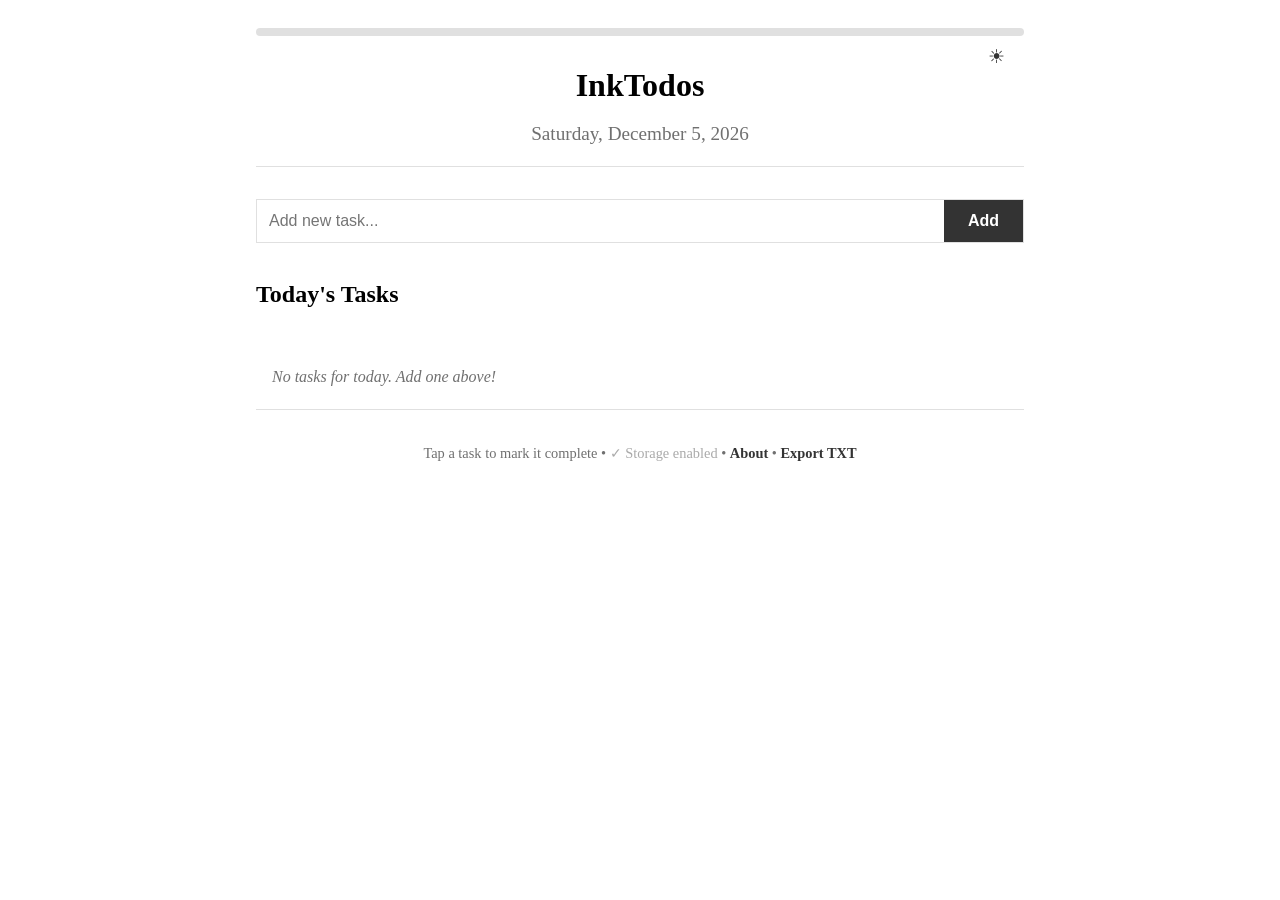
<file: index.html>
<!DOCTYPE html>
<html lang="en">
<head>
    <meta charset="UTF-8">
    <meta name="viewport" content="width=device-width, initial-scale=1.0">
    <title>InkTodos</title>
    <link rel="stylesheet" href="css/style.css">
</head>
<body>
    <div class="container">
        <header>
            <div class="progress-container">
                <div class="progress-bar" id="progress-bar"></div>
            </div>
            <h1>InkTodos</h1>
            <p class="date-display" id="current-date"></p>
            <button id="theme-toggle" class="theme-toggle" aria-label="Toggle dark mode" type="button">☀</button>
        </header>
        
        <main>
            <form id="task-form">
                <input type="text" id="task-input" placeholder="Add new task..." aria-label="Add new task">
                <button type="submit" id="add-task-btn">Add</button>
            </form>
            
            <div class="task-list-container">
                <div class="task-header">
                    <h2>Today's Tasks</h2>
                    <div class="task-actions">
                        <button id="clear-pending-btn" class="action-btn">Clear Rollover</button>
                    </div>
                </div>
                <ul id="task-list"></ul>
            </div>
        </main>
        
        <footer>
            <p>Tap a task to mark it complete • <span id="storage-status">✓ Storage enabled</span> • <a href="about.html" class="nav-link">About</a> • <a href="#" id="export-btn" class="nav-link">Export TXT</a></p>
        </footer>
    </div>
    
    <script src="js/app.js"></script>
</body>
</html>
</file>
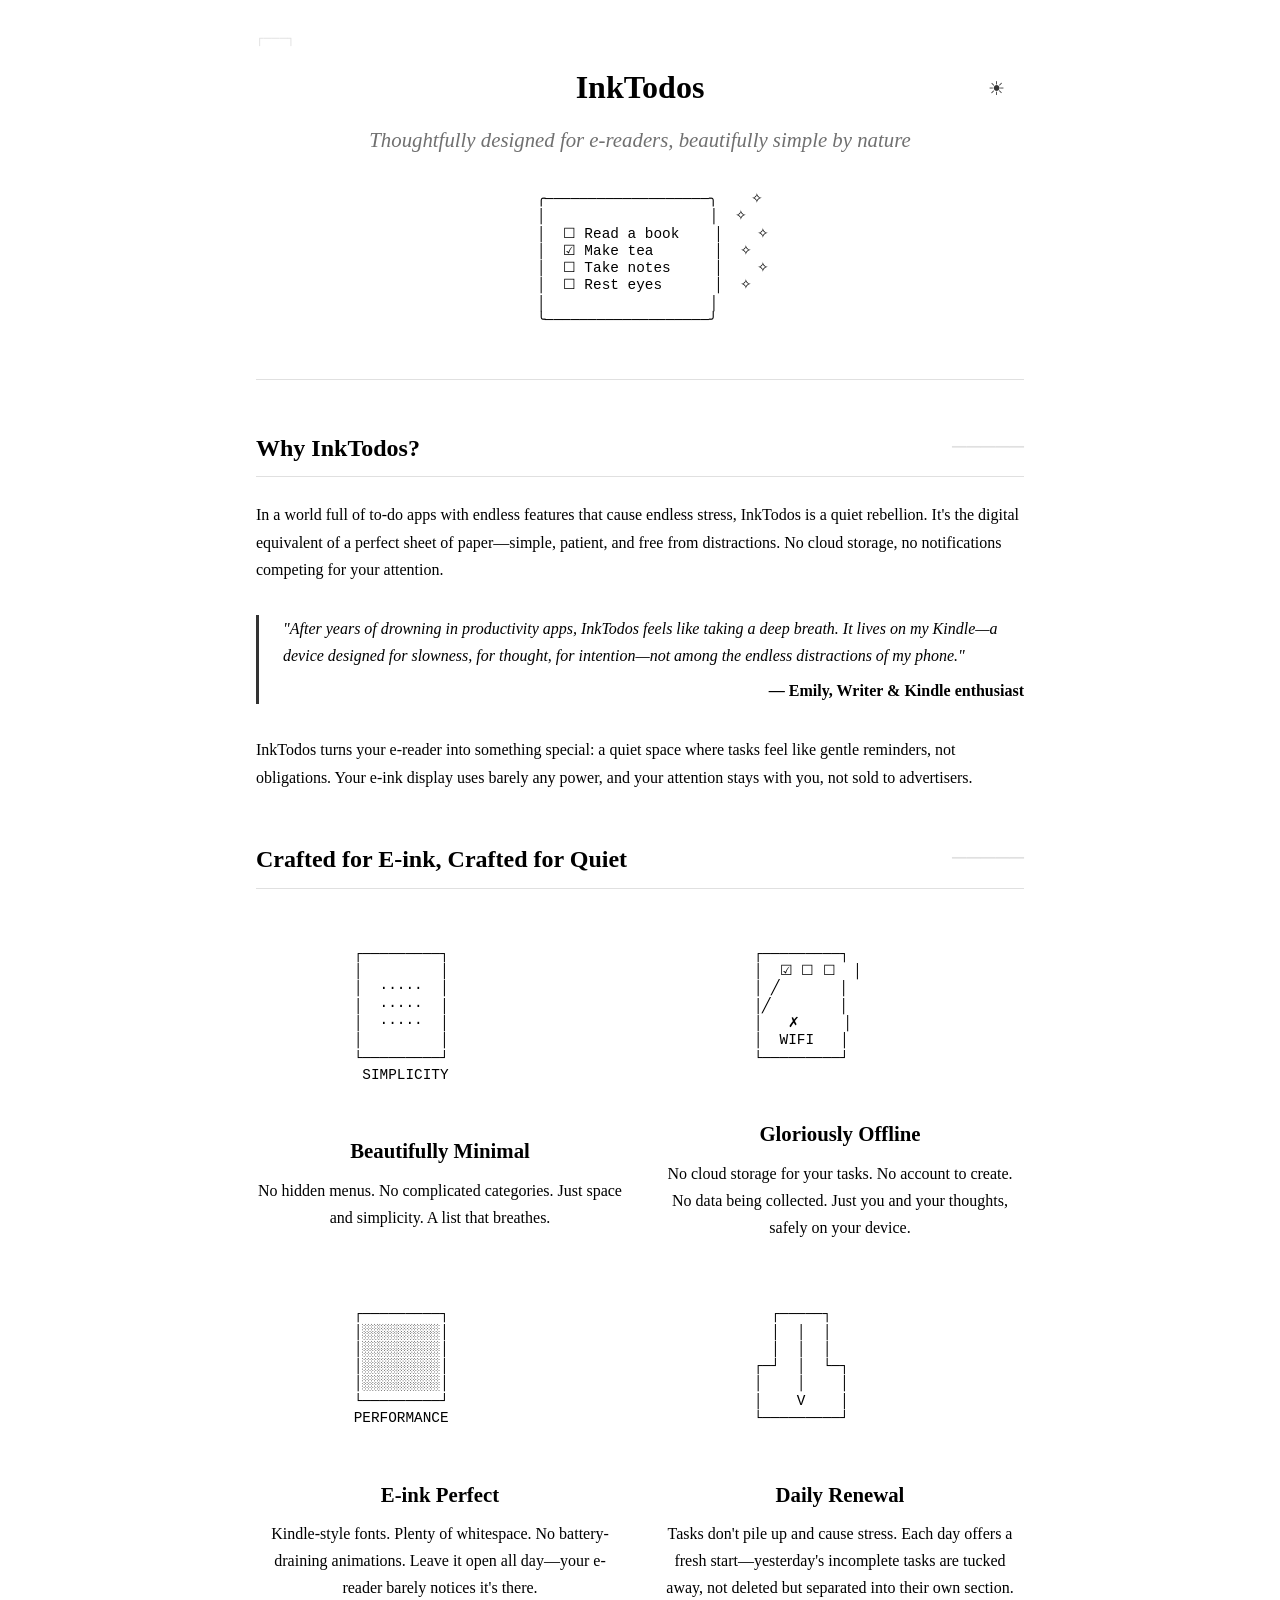
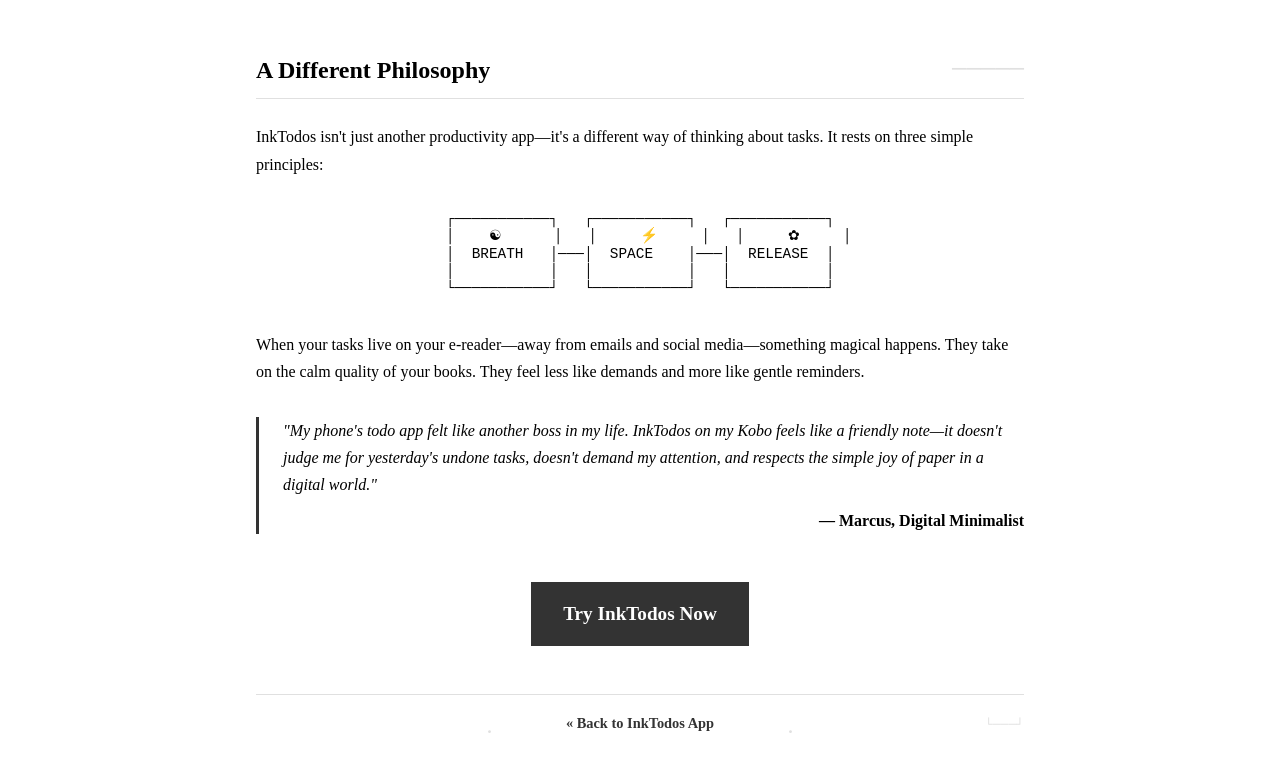
<file: about.html>
<!DOCTYPE html>
<html lang="en">
<head>
    <meta charset="UTF-8">
    <meta name="viewport" content="width=device-width, initial-scale=1.0">
    <title>About InkTodos</title>
    <link rel="stylesheet" href="css/style.css">
    <style>
        /* Dark mode variables - must match the ones in style.css */
        .dark-mode {
            --bg-color: #121212;
            --text-color: #f0f0f0;
            --light-gray: #333333;
            --medium-gray: #999999;
            --completed-color: #666666;
            --focus-color: #f0f0f0;
            --accent-color: #bbbbbb;
        }
        
        /* Additional styles specific to about page */
        .about-container {
            max-width: 800px;
            margin: 0 auto;
            padding: 1rem;
            line-height: 1.7;
            position: relative;
        }
        
        /* Decorative corner elements */
        .about-container::before,
        .about-container::after {
            content: "┌───┐";
            font-family: monospace;
            position: absolute;
            white-space: pre;
            color: var(--light-gray);
        }
        
        .about-container::before {
            top: 1rem;
            left: 1rem;
        }
        
        .about-container::after {
            content: "└───┘";
            bottom: 1rem;
            right: 1rem;
        }

        .hero {
            text-align: center;
            margin: 2rem 0 3rem;
        }

        .tagline {
            font-size: 1.3rem;
            margin-top: 0.5rem;
            color: var(--medium-gray);
            font-style: italic;
        }

        .section {
            margin-bottom: 3rem;
        }

        .section-title {
            margin-bottom: 1.5rem;
            border-bottom: 1px solid var(--light-gray);
            padding-bottom: 0.5rem;
            position: relative;
        }
        
        .section-title::after {
            content: "─────";
            font-family: monospace;
            position: absolute;
            right: 0;
            bottom: 0.5rem;
            color: var(--light-gray);
        }

        .features {
            display: grid;
            grid-template-columns: 1fr;
            gap: 2rem;
        }

        .feature {
            display: flex;
            flex-direction: column;
            align-items: center;
        }

        .feature-title {
            font-size: 1.3rem;
            margin: 1rem 0 0.5rem;
            text-align: center;
        }

        .feature-desc {
            text-align: center;
        }

        .illustration {
            margin: 1rem 0;
            text-align: center;
            line-height: 1;
        }

        .ascii-art {
            font-family: monospace;
            white-space: pre;
            font-size: 0.9rem;
            line-height: 1.2;
            display: inline-block;
            text-align: left;
            margin: 0 auto;
        }

        .testimonial {
            border-left: 3px solid var(--accent-color);
            padding-left: 1.5rem;
            margin: 2rem 0;
            font-style: italic;
        }

        .testimonial-author {
            text-align: right;
            margin-top: 0.5rem;
            font-style: normal;
            font-weight: bold;
        }

        .cta {
            text-align: center;
            margin: 3rem 0;
        }

        .cta-button {
            display: inline-block;
            padding: 1rem 2rem;
            background-color: var(--accent-color);
            color: var(--bg-color);
            text-decoration: none;
            font-weight: bold;
            font-size: 1.2rem;
            border: none;
        }
        
        .nav-links {
            text-align: center;
            margin-top: 3rem;
            padding-top: 1rem;
            border-top: 1px solid var(--light-gray);
            position: relative;
        }
        
        .nav-links::before,
        .nav-links::after {
            content: "·";
            position: absolute;
            top: 1rem;
            font-size: 1.5rem;
            color: var(--light-gray);
        }
        
        .nav-links::before {
            left: 30%;
        }
        
        .nav-links::after {
            right: 30%;
        }

        .nav-link {
            color: var(--accent-color);
            text-decoration: none;
            font-weight: bold;
        }
        
        .theme-toggle {
            position: absolute;
            top: 0.5rem;
            right: 0.5rem;
            background: none;
            border: none;
            font-size: 1.2rem;
            cursor: pointer;
            color: var(--accent-color);
            padding: 0.5rem;
            border-radius: 50%;
            width: 2.5rem;
            height: 2.5rem;
            display: flex;
            align-items: center;
            justify-content: center;
            z-index: 10;
        }
        
        @media (min-width: 600px) {
            .features {
                grid-template-columns: 1fr 1fr;
            }
        }
    </style>
</head>
<body>
    <div class="about-container">
        <header class="hero">
            <button id="theme-toggle" class="theme-toggle" aria-label="Toggle dark mode">☀</button>
            <h1>InkTodos</h1>
            <p class="tagline">Thoughtfully designed for e-readers, beautifully simple by nature</p>
            
            <div class="illustration">
                <div class="ascii-art">
   ╭───────────────────╮    ✧
   │                   │  ✧
   │  ☐ Read a book    │    ✧
   │  ☑ Make tea       │  ✧
   │  ☐ Take notes     │    ✧
   │  ☐ Rest eyes      │  ✧
   │                   │
   ╰───────────────────╯
                </div>
            </div>
        </header>
        
        <section class="section">
            <h2 class="section-title">Why InkTodos?</h2>
            <p>In a world full of to-do apps with endless features that cause endless stress, InkTodos is a quiet rebellion. It's the digital equivalent of a perfect sheet of paper—simple, patient, and free from distractions. No cloud storage, no notifications competing for your attention.</p>
            
            <div class="testimonial">
                <p>"After years of drowning in productivity apps, InkTodos feels like taking a deep breath. It lives on my Kindle—a device designed for slowness, for thought, for intention—not among the endless distractions of my phone."</p>
                <p class="testimonial-author">— Emily, Writer & Kindle enthusiast</p>
            </div>
            
            <p>InkTodos turns your e-reader into something special: a quiet space where tasks feel like gentle reminders, not obligations. Your e-ink display uses barely any power, and your attention stays with you, not sold to advertisers.</p>
        </section>
        
        <section class="section">
            <h2 class="section-title">Crafted for E-ink, Crafted for Quiet</h2>
            
            <div class="features">
                <div class="feature">
                    <div class="illustration">
                        <div class="ascii-art">
  ┌─────────┐
  │         │
  │  ·····  │
  │  ·····  │
  │  ·····  │
  │         │
  └─────────┘
   SIMPLICITY
                        </div>
                    </div>
                    <h3 class="feature-title">Beautifully Minimal</h3>
                    <p class="feature-desc">No hidden menus. No complicated categories. Just space and simplicity. A list that breathes.</p>
                </div>
                
                <div class="feature">
                    <div class="illustration">
                        <div class="ascii-art">
  ┌─────────┐
  │  ☑ ☐ ☐  │
  │ ╱       │
  │╱        │
  │   ✗     │
  │  WIFI   │
  └─────────┘
                        </div>
                    </div>
                    <h3 class="feature-title">Gloriously Offline</h3>
                    <p class="feature-desc">No cloud storage for your tasks. No account to create. No data being collected. Just you and your thoughts, safely on your device.</p>
                </div>
                
                <div class="feature">
                    <div class="illustration">
                        <div class="ascii-art">
  ┌─────────┐
  │░░░░░░░░░│
  │░░░░░░░░░│
  │░░░░░░░░░│
  │░░░░░░░░░│
  └─────────┘
  PERFORMANCE
                        </div>
                    </div>
                    <h3 class="feature-title">E-ink Perfect</h3>
                    <p class="feature-desc">Kindle-style fonts. Plenty of whitespace. No battery-draining animations. Leave it open all day—your e-reader barely notices it's there.</p>
                </div>
                
                <div class="feature">
                    <div class="illustration">
                        <div class="ascii-art">
    ┌─────┐
    │  │  │
    │  │  │
  ┌─┘  │  └─┐
  │    │    │
  │    V    │
  └─────────┘
                        </div>
                    </div>
                    <h3 class="feature-title">Daily Renewal</h3>
                    <p class="feature-desc">Tasks don't pile up and cause stress. Each day offers a fresh start—yesterday's incomplete tasks are tucked away, not deleted but separated into their own section.</p>
                </div>
            </div>
        </section>
        
        <section class="section">
            <h2 class="section-title">A Different Philosophy</h2>
            <p>InkTodos isn't just another productivity app—it's a different way of thinking about tasks. It rests on three simple principles:</p>
            
            <div class="illustration">
                <div class="ascii-art">
  ┌───────────┐   ┌───────────┐   ┌───────────┐
  │    ☯      │   │     ⚡     │   │     ✿     │
  │  BREATH   │───│  SPACE    │───│  RELEASE  │
  │           │   │           │   │           │
  └───────────┘   └───────────┘   └───────────┘
                </div>
            </div>
            
            <p>When your tasks live on your e-reader—away from emails and social media—something magical happens. They take on the calm quality of your books. They feel less like demands and more like gentle reminders.</p>
            
            <div class="testimonial">
                <p>"My phone's todo app felt like another boss in my life. InkTodos on my Kobo feels like a friendly note—it doesn't judge me for yesterday's undone tasks, doesn't demand my attention, and respects the simple joy of paper in a digital world."</p>
                <p class="testimonial-author">— Marcus, Digital Minimalist</p>
            </div>
        </section>

        <div class="cta">
            <a href="index.html" class="cta-button">Try InkTodos Now</a>
        </div>
        
        <footer class="nav-links">
            <a href="index.html" class="nav-link">« Back to InkTodos App</a>
        </footer>
    </div>
    
    <script>
        // Theme handling for about page
        document.addEventListener('DOMContentLoaded', function() {
            const themeToggle = document.getElementById('theme-toggle');
            
            // Check if user previously set a theme preference
            function initTheme() {
                const savedTheme = localStorage.getItem('theme');
                
                if (savedTheme === 'dark') {
                    document.body.classList.add('dark-mode');
                    themeToggle.textContent = '☾';
                } else if (savedTheme === 'light') {
                    document.body.classList.remove('dark-mode');
                    themeToggle.textContent = '☀';
                } else {
                    // Check system preference
                    const prefersDark = window.matchMedia && window.matchMedia('(prefers-color-scheme: dark)').matches;
                    
                    if (prefersDark) {
                        document.body.classList.add('dark-mode');
                        themeToggle.textContent = '☾';
                    }
                }
            }
            
            // Toggle theme
            function toggleTheme() {
                if (document.body.classList.contains('dark-mode')) {
                    document.body.classList.remove('dark-mode');
                    localStorage.setItem('theme', 'light');
                    themeToggle.textContent = '☀';
                } else {
                    document.body.classList.add('dark-mode');
                    localStorage.setItem('theme', 'dark');
                    themeToggle.textContent = '☾';
                }
            }
            
            // Add event listener
            if (themeToggle) {
                themeToggle.addEventListener('click', toggleTheme);
            }
            
            // Initialize theme
            initTheme();
        });
    </script>
</body>
</html>
</file>
<file: css/style.css>
/* E-reader friendly styles with high contrast and simple design */
:root {
    /* Light mode (default) */
    --bg-color: #ffffff;
    --text-color: #000000;
    --light-gray: #e0e0e0;
    --medium-gray: #707070;
    --completed-color: #aaaaaa;
    --focus-color: #111111;
    --accent-color: #333333;
}

/* Disable all animations and transitions for the entire document */
*, *::before, *::after {
    animation: none !important;
    transition: none !important;
}

/* Dark mode */
.dark-mode {
    --bg-color: #121212;
    --text-color: #f0f0f0;
    --light-gray: #333333;
    --medium-gray: #999999;
    --completed-color: #666666;
    --focus-color: #f0f0f0;
    --accent-color: #bbbbbb;
}

/* Removed prefers-color-scheme media query as it interferes with manual toggle */

* {
    box-sizing: border-box;
    margin: 0;
    padding: 0;
}

body {
    font-family: 'Bookerly', 'Palatino', 'Georgia', serif;
    background-color: var(--bg-color);
    color: var(--text-color);
    line-height: 1.6;
    padding: 0.75rem;
    max-width: 100%;
}

.container {
    max-width: 800px;
    margin: 0 auto;
    padding: 1rem;
}

header {
    text-align: center;
    margin-bottom: 2rem;
    border-bottom: 1px solid var(--light-gray);
    padding-bottom: 1rem;
    position: relative;
}

.progress-container {
    width: 100%;
    height: 8px;
    background-color: var(--light-gray);
    position: relative;
    margin-bottom: 1.5rem;
    border-radius: 4px;
    overflow: hidden;
}

.progress-bar {
    height: 100%;
    background-color: var(--accent-color);
    width: 0%;
    /* Removed transition to prevent ghosting on e-ink displays */
}

.theme-toggle {
    position: absolute;
    top: 0.5rem;
    right: 0.5rem;
    background: none;
    border: none;
    font-size: 1.2rem;
    cursor: pointer;
    color: var(--accent-color);
    padding: 0.5rem;
    border-radius: 50%;
    width: 2.5rem;
    height: 2.5rem;
    display: flex;
    align-items: center;
    justify-content: center;
}

h1 {
    font-size: 2rem;
    margin-bottom: 0.5rem;
}

h2 {
    font-size: 1.5rem;
    margin-bottom: 1rem;
}

.date-display {
    font-size: 1.2rem;
    color: var(--medium-gray);
}

/* Form styles */
#task-form {
    display: flex;
    margin-bottom: 2rem;
    border: 1px solid var(--light-gray);
}

#task-input {
    flex: 1;
    padding: 0.75rem;
    font-size: 1rem;
    border: none;
    background-color: var(--bg-color);
    color: var(--text-color);
}

#add-task-btn {
    padding: 0.75rem 1.5rem;
    background-color: var(--accent-color);
    color: var(--bg-color);
    border: none;
    font-size: 1rem;
    cursor: pointer;
    font-weight: bold;
}

/* Task list styles */
.task-header {
    display: flex;
    justify-content: space-between;
    align-items: center;
    margin-bottom: 1rem;
}

.task-actions {
    display: flex;
    gap: 0.5rem;
}

.action-btn {
    padding: 0.5rem 1rem;
    background-color: var(--accent-color);
    color: var(--bg-color);
    border: none;
    font-size: 0.9rem;
    cursor: pointer;
    border-radius: 4px;
}

#task-list {
    list-style-type: none;
}

.task-item {
    padding: 1.2rem 1rem;
    border-bottom: 1px solid var(--light-gray);
    display: flex;
    align-items: center;
}

.empty-list {
    text-align: center;
    color: var(--medium-gray);
    font-style: italic;
}

.task-text {
    flex: 1;
    font-size: 1.1rem;
}

.completed .task-text {
    text-decoration: line-through;
    color: var(--completed-color);
}

.rolled-over .task-text::before {
    content: "↻ ";
    color: var(--accent-color);
}

.delete-btn {
    margin-left: 1rem;
    background: none;
    border: none;
    font-size: 1.2rem;
    cursor: pointer;
    color: var(--medium-gray);
}

footer {
    margin-top: 2rem;
    text-align: center;
    font-size: 0.9rem;
    color: var(--medium-gray);
}

/* Make checkboxes more visible on e-readers */
input[type="checkbox"] {
    width: 1.5rem;
    height: 1.5rem;
    margin-right: 1rem;
    border: 2px solid var(--accent-color);
    -webkit-appearance: none;
    appearance: none;
    display: inline-block;
    position: relative;
    border-radius: 0.2rem;
    background-color: var(--bg-color);
}

input[type="checkbox"]:checked {
    background-color: var(--accent-color);
}

input[type="checkbox"]:checked::after {
    content: "✓";
    position: absolute;
    top: 50%;
    left: 50%;
    transform: translate(-50%, -50%);
    font-size: 1.2rem;
    color: var(--bg-color);
    font-weight: bold;
}

/* Focus states for accessibility */
a:focus, button:focus, input:focus {
    outline: 2px solid var(--focus-color);
}

/* Navigation links */
.nav-link {
    color: var(--accent-color);
    text-decoration: none;
    font-weight: bold;
}
</file>
